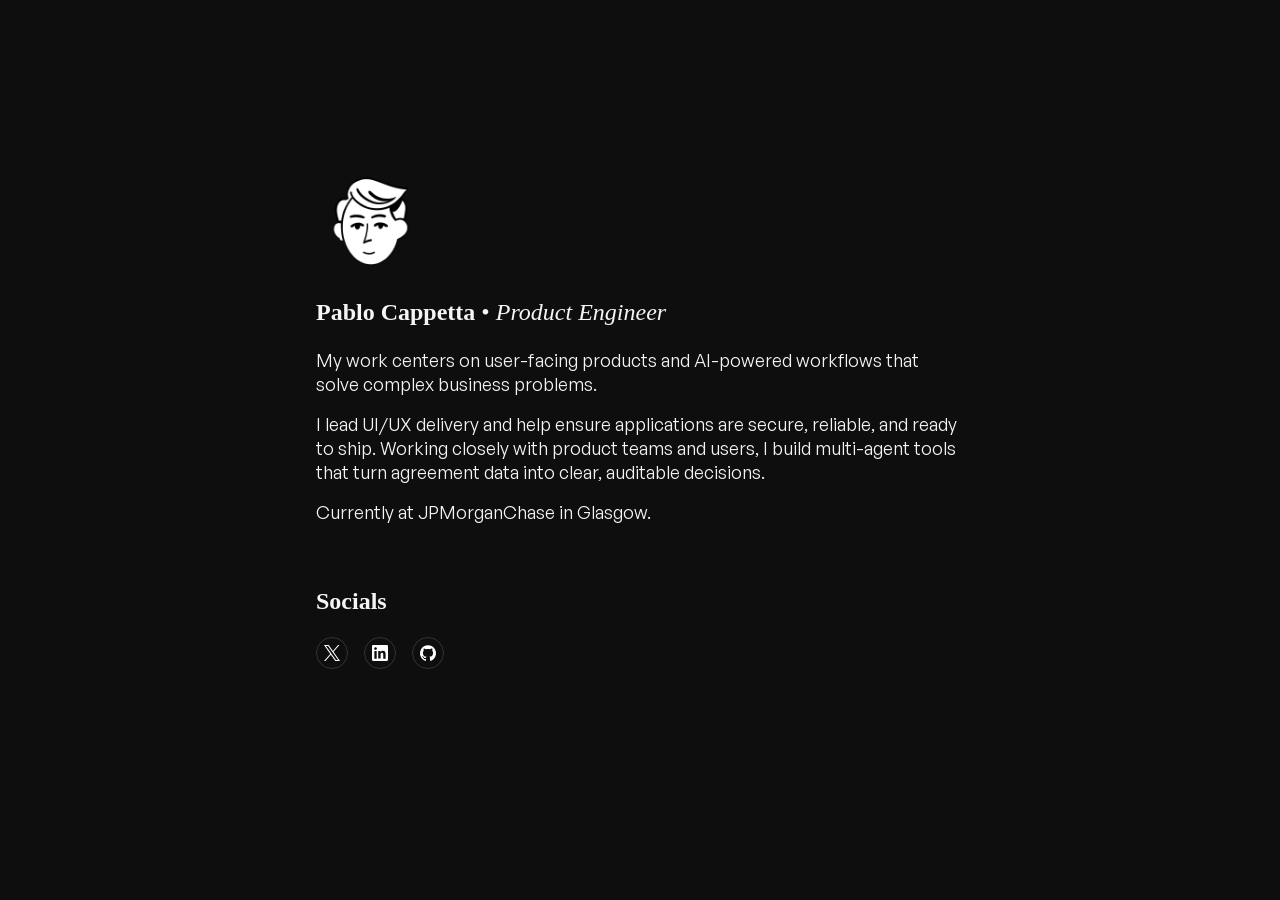
<file: index.html>
<!DOCTYPE html><html lang="en" class="h-full bg-[rgb(14, 14, 14)]" style="background-color:rgb(14, 14, 14)"><head><meta charSet="utf-8"/><link rel="preconnect" href="/" crossorigin=""/><meta name="viewport" content="width=device-width, initial-scale=1"/><link rel="stylesheet" href="/_next/static/chunks/1lu42h6o0ez8k.css" data-precedence="next"/><link rel="preload" as="script" fetchPriority="low" href="/_next/static/chunks/0kqziy-7_gy73.js"/><script src="/_next/static/chunks/1vgmu4ugcdqii.js" async=""></script><script src="/_next/static/chunks/092r-mewpaf3q.js" async=""></script><script src="/_next/static/chunks/turbopack-2u1d16houkiyo.js" async=""></script><script src="/_next/static/chunks/3qfy96eoyh-ek.js" async=""></script><script src="/_next/static/chunks/19b2mocf-5gtw.js" async=""></script><meta name="next-size-adjust" content=""/><meta name="theme-color" content="rgb(14, 14, 14)"/><title>Pablo Cappetta</title><meta name="description" content="Product Engineer in Glasgow owning applications end to end across AI-powered products, user experience, security, testing, and delivery."/><link rel="canonical" href="https://www.pablocappetta.com"/><meta property="og:title" content="Pablo Cappetta"/><meta property="og:description" content="Product Engineer in Glasgow owning applications end to end across AI-powered products, user experience, security, testing, and delivery."/><meta property="og:url" content="https://www.pablocappetta.com"/><meta property="og:image" content="https://www.pablocappetta.com/assets/thumbnail.png"/><meta property="og:image:type" content="image/png"/><meta property="og:image:width" content="1200"/><meta property="og:image:height" content="630"/><meta property="og:type" content="website"/><meta name="twitter:card" content="summary_large_image"/><meta name="twitter:site" content="@pablocappetta"/><meta name="twitter:title" content="Pablo Cappetta"/><meta name="twitter:description" content="Product Engineer in Glasgow owning applications end to end across AI-powered products, user experience, security, testing, and delivery."/><meta name="twitter:image" content="https://www.pablocappetta.com/assets/thumbnail.png"/><link rel="icon" href="/favicon.ico"/><script src="/_next/static/chunks/0cz1d0mv5g_q7.js" noModule=""></script></head><body class="h-full min-h-screen bg-[rgb(14, 14, 14)] font-[GeneralSans-Regular,sans-serif]"><div hidden=""><!--$--><!--/$--></div><script type="application/ld+json">{"@context":"https://schema.org","@type":"Person","name":"Pablo Cappetta","jobTitle":"Senior Associate Software Engineer","@id":"https://www.pablocappetta.com/#person","worksFor":{"@type":"Organization","name":"JPMorganChase"},"url":"https://www.pablocappetta.com/","sameAs":["https://x.com/PabloCappetta","https://github.com/pablocappetta","https://linkedin.com/in/pablocappetta"],"image":"https://www.pablocappetta.com/assets/thumbnail.png","description":"Product Engineer in Glasgow owning applications end to end across AI-powered products, user experience, security, testing, and delivery.","alumniOf":{"@type":"CollegeOrUniversity","name":"Universidad Argentina de la Empresa"}}</script><main class="mx-auto max-w-5xl p-8"><article class="pt-0 lg:pt-30 m-auto justify-start"><div class="flex flex-col max-w-170 h-max m-auto"><img alt="Pablo&#x27;s Notion Face" loading="lazy" width="140" height="140" decoding="async" data-nimg="1" class="p-0" style="color:transparent" src="/assets/notion_face.png"/><div class="max-w-3xl px-4 mb-14"><h1 class="text-off-white text-left text-2xl leading-10 mb-4 font-serif"><b class="bg-clip-text">Pablo Cappetta</b><span> • </span><span class="italic">Product Engineer</span></h1><p class="text-off-white text-left text-lg leading-6">My work centers on user-facing products and AI-powered workflows that solve complex business problems.</p><p class="text-off-white text-left text-lg leading-6 mt-4">I lead UI/UX delivery and help ensure applications are secure, reliable, and ready to ship. Working closely with product teams and users, I build multi-agent tools that turn agreement data into clear, auditable decisions.</p><p class="text-off-white text-left text-lg leading-6 mt-4">Currently at JPMorganChase in Glasgow.</p></div><div class="max-w-3xl px-4"><h2 class="text-off-white text-left text-2xl leading-10 mb-4"><b class="bg-clip-text font-serif">Socials</b></h2><div class="flex gap-4"><a href="https://x.com/PabloCappetta" target="_blank" rel="noopener noreferrer"><div class="h-8 w-8 rounded-full border flex items-center justify-center border-[#2F3336] transition-opacity duration-200 hover:opacity-70"><img alt="X logo" loading="lazy" width="16" height="16" decoding="async" data-nimg="1" class="brightness-0 invert" style="color:transparent" src="/assets/x.svg"/></div></a><a href="https://linkedin.com/in/pablocappetta" target="_blank" rel="noopener noreferrer"><div class="h-8 w-8 rounded-full border flex items-center justify-center border-[#2F3336] transition-opacity duration-200 hover:opacity-70"><img alt="LinkedIn logo" loading="lazy" width="16" height="16" decoding="async" data-nimg="1" class="brightness-0 invert" style="color:transparent" src="/assets/LinkedIn.svg"/></div></a><a href="https://github.com/pablocappetta" target="_blank" rel="noopener noreferrer"><div class="h-8 w-8 rounded-full border flex items-center justify-center border-[#2F3336] transition-opacity duration-200 hover:opacity-70"><img alt="GitHub logo" loading="lazy" width="16" height="16" decoding="async" data-nimg="1" class="brightness-0 invert" style="color:transparent" src="/assets/GitHub.svg"/></div></a></div></div></div></article><!--$--><!--/$--></main><script id="_R_">(globalThis["TURBOPACK"] || (globalThis["TURBOPACK"] = [])).push({"otherChunks":["static/chunks/0kqziy-7_gy73.js","static/chunks/1vgmu4ugcdqii.js","static/chunks/092r-mewpaf3q.js"],"runtimeModuleIds":[94553]});</script><script src="/_next/static/chunks/0kqziy-7_gy73.js" async=""></script><script>(self.__next_f=self.__next_f||[]).push([0])</script><script>self.__next_f.push([1,"1:\"$Sreact.fragment\"\n2:\"/_next/static/chunks/3qfy96eoyh-ek.js\"\n3:I[39756,[\"$2\"],\"default\"]\n4:I[37457,[\"$2\"],\"default\"]\n6:\"/_next/static/chunks/19b2mocf-5gtw.js\"\n7:I[5500,[\"$2\",\"$6\"],\"Image\"]\nc:\"ViewportBoundary\"\nd:I[97367,[\"$2\"],\"$c\"]\nf:\"MetadataBoundary\"\n10:I[97367,[\"$2\"],\"$f\"]\n11:\"$Sreact.suspense\"\n13:I[68027,[\"$2\"],\"default\",1]\n:HL[\"/_next/static/chunks/1lu42h6o0ez8k.css\",\"style\"]\n:HC[\"/\",\"\"]\n"])</script><script>self.__next_f.push([1,"5:[[\"children\",{\"s\":\"__PAGE__\",\"h\":512,\"d\":{\"r\":[\"$\",\"$1\",\"c\",{\"children\":[[\"$\",\"article\",null,{\"className\":\"pt-0 lg:pt-30 m-auto justify-start\",\"children\":[\"$\",\"div\",null,{\"className\":\"flex flex-col max-w-170 h-max m-auto\",\"children\":[[\"$\",\"$L7\",null,{\"src\":\"/assets/notion_face.png\",\"width\":140,\"height\":140,\"alt\":\"Pablo's Notion Face\",\"className\":\"p-0\"}],[\"$\",\"div\",null,{\"className\":\"max-w-3xl px-4 mb-14\",\"children\":[[\"$\",\"h1\",null,{\"className\":\"text-off-white text-left text-2xl leading-10 mb-4 font-serif\",\"children\":[[\"$\",\"b\",null,{\"className\":\"bg-clip-text\",\"children\":\"Pablo Cappetta\"}],[\"$\",\"span\",null,{\"children\":\" • \"}],[\"$\",\"span\",null,{\"className\":\"italic\",\"children\":\"Product Engineer\"}]]}],[\"$\",\"p\",null,{\"className\":\"text-off-white text-left text-lg leading-6\",\"children\":\"My work centers on user-facing products and AI-powered workflows that solve complex business problems.\"}],[\"$\",\"p\",null,{\"className\":\"text-off-white text-left text-lg leading-6 mt-4\",\"children\":\"I lead UI/UX delivery and help ensure applications are secure, reliable, and ready to ship. Working closely with product teams and users, I build multi-agent tools that turn agreement data into clear, auditable decisions.\"}],[\"$\",\"p\",null,{\"className\":\"text-off-white text-left text-lg leading-6 mt-4\",\"children\":\"Currently at JPMorganChase in Glasgow.\"}]]}],[\"$\",\"div\",null,{\"className\":\"max-w-3xl px-4\",\"children\":[\"$L8\",\"$L9\"]}]]}]}],[\"$La\"],\"$Lb\"]}],\"p\":false,\"v\":null}}]]\n"])</script><script>self.__next_f.push([1,"0:{\"P\":null,\"c\":[\"\",\"\"],\"q\":\"\",\"i\":false,\"t\":{\"t\":{\"s\":\"\",\"h\":528,\"d\":{\"r\":[\"$\",\"$1\",\"c\",{\"children\":[[[\"$\",\"link\",\"0\",{\"rel\":\"stylesheet\",\"href\":\"/_next/static/chunks/1lu42h6o0ez8k.css\",\"precedence\":\"next\",\"crossOrigin\":\"$undefined\",\"nonce\":\"$undefined\"}],[\"$\",\"script\",\"script-0\",{\"src\":\"/_next/static/chunks/3qfy96eoyh-ek.js\",\"async\":true,\"nonce\":\"$undefined\"}]],[\"$\",\"html\",null,{\"lang\":\"en\",\"className\":\"h-full bg-[rgb(14, 14, 14)]\",\"style\":{\"backgroundColor\":\"rgb(14, 14, 14)\"},\"children\":[\"$\",\"body\",null,{\"className\":\"h-full min-h-screen bg-[rgb(14, 14, 14)] font-[GeneralSans-Regular,sans-serif]\",\"children\":[[\"$\",\"script\",null,{\"type\":\"application/ld+json\",\"dangerouslySetInnerHTML\":{\"__html\":\"{\\\"@context\\\":\\\"https://schema.org\\\",\\\"@type\\\":\\\"Person\\\",\\\"name\\\":\\\"Pablo Cappetta\\\",\\\"jobTitle\\\":\\\"Senior Associate Software Engineer\\\",\\\"@id\\\":\\\"https://www.pablocappetta.com/#person\\\",\\\"worksFor\\\":{\\\"@type\\\":\\\"Organization\\\",\\\"name\\\":\\\"JPMorganChase\\\"},\\\"url\\\":\\\"https://www.pablocappetta.com/\\\",\\\"sameAs\\\":[\\\"https://x.com/PabloCappetta\\\",\\\"https://github.com/pablocappetta\\\",\\\"https://linkedin.com/in/pablocappetta\\\"],\\\"image\\\":\\\"https://www.pablocappetta.com/assets/thumbnail.png\\\",\\\"description\\\":\\\"Product Engineer in Glasgow owning applications end to end across AI-powered products, user experience, security, testing, and delivery.\\\",\\\"alumniOf\\\":{\\\"@type\\\":\\\"CollegeOrUniversity\\\",\\\"name\\\":\\\"Universidad Argentina de la Empresa\\\"}}\"}}],[\"$\",\"main\",null,{\"className\":\"mx-auto max-w-5xl p-8\",\"children\":[\"$\",\"$L3\",null,{\"parallelRouterKey\":\"children\",\"error\":\"$undefined\",\"errorStyles\":\"$undefined\",\"errorScripts\":\"$undefined\",\"template\":[\"$\",\"$L4\",null,{}],\"templateStyles\":\"$undefined\",\"templateScripts\":\"$undefined\",\"notFound\":[[[\"$\",\"title\",null,{\"children\":\"404: This page could not be found.\"}],[\"$\",\"div\",null,{\"style\":{\"fontFamily\":\"system-ui,\\\"Segoe UI\\\",Roboto,Helvetica,Arial,sans-serif,\\\"Apple Color Emoji\\\",\\\"Segoe UI Emoji\\\"\",\"height\":\"100vh\",\"textAlign\":\"center\",\"display\":\"flex\",\"flexDirection\":\"column\",\"alignItems\":\"center\",\"justifyContent\":\"center\"},\"children\":[\"$\",\"div\",null,{\"children\":[[\"$\",\"style\",null,{\"dangerouslySetInnerHTML\":{\"__html\":\"body{color:#000;background:#fff;margin:0}.next-error-h1{border-right:1px solid rgba(0,0,0,.3)}@media (prefers-color-scheme:dark){body{color:#fff;background:#000}.next-error-h1{border-right:1px solid rgba(255,255,255,.3)}}\"}}],[\"$\",\"h1\",null,{\"className\":\"next-error-h1\",\"style\":{\"display\":\"inline-block\",\"margin\":\"0 20px 0 0\",\"padding\":\"0 23px 0 0\",\"fontSize\":24,\"fontWeight\":500,\"verticalAlign\":\"top\",\"lineHeight\":\"49px\"},\"children\":404}],[\"$\",\"div\",null,{\"style\":{\"display\":\"inline-block\"},\"children\":[\"$\",\"h2\",null,{\"style\":{\"fontSize\":14,\"fontWeight\":400,\"lineHeight\":\"49px\",\"margin\":0},\"children\":\"This page could not be found.\"}]}]]}]}]],[]],\"forbidden\":\"$undefined\",\"unauthorized\":\"$undefined\"}]}]]}]}]]}],\"p\":false,\"v\":null},\"c\":\"$Q5\"},\"h\":{\"r\":[\"$\",\"$1\",\"h\",{\"children\":[null,[\"$\",\"$Ld\",null,{\"children\":\"$Le\"}],[\"$\",\"$L10\",null,{\"children\":[[\"$\",\"div\",null,{\"hidden\":true,\"children\":[\"$\",\"$11\",null,{\"name\":\"Next.Metadata\",\"children\":\"$L12\"}]}],null]}],[\"$\",\"meta\",null,{\"name\":\"next-size-adjust\",\"content\":\"\"}]]}],\"p\":false,\"v\":null}},\"m\":\"$undefined\",\"G\":[\"$13\",[[\"$\",\"link\",\"0\",{\"rel\":\"stylesheet\",\"href\":\"/_next/static/chunks/1lu42h6o0ez8k.css\",\"precedence\":\"next\",\"crossOrigin\":\"$undefined\",\"nonce\":\"$undefined\"}]]],\"S\":true,\"r\":\"$undefined\",\"s\":\"$undefined\",\"a\":\"$undefined\",\"l\":\"$undefined\",\"p\":\"$undefined\",\"d\":\"$undefined\",\"b\":\"_I1hLbGOb3842m5iQd9s_\"}\n"])</script><script>self.__next_f.push([1,"14:I[97367,[\"$2\"],\"OutletBoundary\"]\n8:[\"$\",\"h2\",null,{\"className\":\"text-off-white text-left text-2xl leading-10 mb-4\",\"children\":[\"$\",\"b\",null,{\"className\":\"bg-clip-text font-serif\",\"children\":\"Socials\"}]}]\n9:[\"$\",\"div\",null,{\"className\":\"flex gap-4\",\"children\":[[\"$\",\"a\",null,{\"href\":\"https://x.com/PabloCappetta\",\"target\":\"_blank\",\"rel\":\"noopener noreferrer\",\"children\":[\"$\",\"div\",null,{\"className\":\"h-8 w-8 rounded-full border flex items-center justify-center border-[#2F3336] transition-opacity duration-200 hover:opacity-70\",\"children\":[\"$\",\"$L7\",null,{\"alt\":\"X logo\",\"width\":16,\"height\":16,\"className\":\"brightness-0 invert\",\"src\":\"/assets/x.svg\"}]}]}],[\"$\",\"a\",null,{\"href\":\"https://linkedin.com/in/pablocappetta\",\"target\":\"_blank\",\"rel\":\"noopener noreferrer\",\"children\":[\"$\",\"div\",null,{\"className\":\"h-8 w-8 rounded-full border flex items-center justify-center border-[#2F3336] transition-opacity duration-200 hover:opacity-70\",\"children\":[\"$\",\"$L7\",null,{\"alt\":\"LinkedIn logo\",\"width\":16,\"height\":16,\"className\":\"brightness-0 invert\",\"src\":\"/assets/LinkedIn.svg\"}]}]}],[\"$\",\"a\",null,{\"href\":\"https://github.com/pablocappetta\",\"target\":\"_blank\",\"rel\":\"noopener noreferrer\",\"children\":[\"$\",\"div\",null,{\"className\":\"h-8 w-8 rounded-full border flex items-center justify-center border-[#2F3336] transition-opacity duration-200 hover:opacity-70\",\"children\":[\"$\",\"$L7\",null,{\"alt\":\"GitHub logo\",\"width\":16,\"height\":16,\"className\":\"brightness-0 invert\",\"src\":\"/assets/GitHub.svg\"}]}]}]]}]\na:[\"$\",\"script\",\"script-0\",{\"src\":\"/_next/static/chunks/19b2mocf-5gtw.js\",\"async\":true,\"nonce\":\"$undefined\"}]\nb:[\"$\",\"$L14\",null,{\"children\":[\"$\",\"$11\",null,{\"name\":\"Next.MetadataOutlet\",\"children\":\"$@15\"}]}]\n"])</script><script>self.__next_f.push([1,"e:[[\"$\",\"meta\",\"0\",{\"charSet\":\"utf-8\"}],[\"$\",\"meta\",\"1\",{\"name\":\"viewport\",\"content\":\"width=device-width, initial-scale=1\"}],[\"$\",\"meta\",\"2\",{\"name\":\"theme-color\",\"content\":\"rgb(14, 14, 14)\"}]]\n"])</script><script>self.__next_f.push([1,"16:I[27201,[\"$2\"],\"IconMark\"]\n"])</script><script>self.__next_f.push([1,"12:[[\"$\",\"title\",\"0\",{\"children\":\"Pablo Cappetta\"}],[\"$\",\"meta\",\"1\",{\"name\":\"description\",\"content\":\"Product Engineer in Glasgow owning applications end to end across AI-powered products, user experience, security, testing, and delivery.\"}],[\"$\",\"link\",\"2\",{\"rel\":\"canonical\",\"href\":\"https://www.pablocappetta.com\"}],[\"$\",\"meta\",\"3\",{\"property\":\"og:title\",\"content\":\"Pablo Cappetta\"}],[\"$\",\"meta\",\"4\",{\"property\":\"og:description\",\"content\":\"Product Engineer in Glasgow owning applications end to end across AI-powered products, user experience, security, testing, and delivery.\"}],[\"$\",\"meta\",\"5\",{\"property\":\"og:url\",\"content\":\"https://www.pablocappetta.com\"}],[\"$\",\"meta\",\"6\",{\"property\":\"og:image\",\"content\":\"https://www.pablocappetta.com/assets/thumbnail.png\"}],[\"$\",\"meta\",\"7\",{\"property\":\"og:image:type\",\"content\":\"image/png\"}],[\"$\",\"meta\",\"8\",{\"property\":\"og:image:width\",\"content\":\"1200\"}],[\"$\",\"meta\",\"9\",{\"property\":\"og:image:height\",\"content\":\"630\"}],[\"$\",\"meta\",\"10\",{\"property\":\"og:type\",\"content\":\"website\"}],[\"$\",\"meta\",\"11\",{\"name\":\"twitter:card\",\"content\":\"summary_large_image\"}],[\"$\",\"meta\",\"12\",{\"name\":\"twitter:site\",\"content\":\"@pablocappetta\"}],[\"$\",\"meta\",\"13\",{\"name\":\"twitter:title\",\"content\":\"Pablo Cappetta\"}],[\"$\",\"meta\",\"14\",{\"name\":\"twitter:description\",\"content\":\"Product Engineer in Glasgow owning applications end to end across AI-powered products, user experience, security, testing, and delivery.\"}],[\"$\",\"meta\",\"15\",{\"name\":\"twitter:image\",\"content\":\"https://www.pablocappetta.com/assets/thumbnail.png\"}],[\"$\",\"link\",\"16\",{\"rel\":\"icon\",\"href\":\"/favicon.ico\"}],[\"$\",\"$L16\",\"17\",{}]]\n"])</script><script>self.__next_f.push([1,"15:null\n"])</script></body></html>
</file>
<file: _next/static/chunks/1lu42h6o0ez8k.css>
@layer properties{@supports (((-webkit-hyphens:none)) and (not (margin-trim:block))) or ((-moz-orient:inline) and (not (color:rgb(from red r g b)))){*,:before,:after,::backdrop{--tw-rotate-x:initial;--tw-rotate-y:initial;--tw-rotate-z:initial;--tw-skew-x:initial;--tw-skew-y:initial;--tw-border-style:solid;--tw-leading:initial;--tw-blur:initial;--tw-brightness:initial;--tw-contrast:initial;--tw-grayscale:initial;--tw-hue-rotate:initial;--tw-invert:initial;--tw-opacity:initial;--tw-saturate:initial;--tw-sepia:initial;--tw-drop-shadow:initial;--tw-drop-shadow-color:initial;--tw-drop-shadow-alpha:100%;--tw-drop-shadow-size:initial;--tw-duration:initial}}}@layer theme{:root,:host{--font-sans:-apple-system, BlinkMacSystemFont, "Segoe UI", Roboto, "Helvetica Neue", "Noto Sans", Arial, sans-serif, "Apple Color Emoji", "Segoe UI Emoji", "Segoe UI Symbol", "Noto Color Emoji";--font-serif:ui-serif, Georgia, Cambria, "Times New Roman", Times, serif;--font-mono:ui-monospace, SFMono-Regular, Menlo, Monaco, Consolas, "Liberation Mono", "Courier New", monospace;--spacing:.25rem;--container-3xl:48rem;--container-5xl:64rem;--text-lg:1.125rem;--text-lg--line-height:calc(1.75 / 1.125);--text-2xl:1.5rem;--text-2xl--line-height:calc(2 / 1.5);--default-transition-duration:.15s;--default-transition-timing-function:cubic-bezier(.4, 0, .2, 1);--default-font-family:var(--font-sans);--default-mono-font-family:var(--font-mono);--color-off-white:#f5f5f5}}@layer base{*,:after,:before,::backdrop{box-sizing:border-box;border:0 solid;margin:0;padding:0}::file-selector-button{box-sizing:border-box;border:0 solid;margin:0;padding:0}html,:host{-webkit-text-size-adjust:100%;tab-size:4;line-height:1.5;font-family:var(--default-font-family,-apple-system, BlinkMacSystemFont, "Segoe UI", Roboto, "Helvetica Neue", "Noto Sans", Arial, sans-serif, "Apple Color Emoji", "Segoe UI Emoji", "Segoe UI Symbol", "Noto Color Emoji");font-feature-settings:var(--default-font-feature-settings,normal);font-variation-settings:var(--default-font-variation-settings,normal);-webkit-tap-highlight-color:transparent}hr{height:0;color:inherit;border-top-width:1px}abbr:where([title]){-webkit-text-decoration:underline dotted;text-decoration:underline dotted}h1,h2,h3,h4,h5,h6{font-size:inherit;font-weight:inherit}a{color:inherit;-webkit-text-decoration:inherit;-webkit-text-decoration:inherit;-webkit-text-decoration:inherit;-webkit-text-decoration:inherit;text-decoration:inherit}b,strong{font-weight:bolder}code,kbd,samp,pre{font-family:var(--default-mono-font-family,ui-monospace, SFMono-Regular, Menlo, Monaco, Consolas, "Liberation Mono", "Courier New", monospace);font-feature-settings:var(--default-mono-font-feature-settings,normal);font-variation-settings:var(--default-mono-font-variation-settings,normal);font-size:1em}small{font-size:80%}sub,sup{vertical-align:baseline;font-size:75%;line-height:0;position:relative}sub{bottom:-.25em}sup{top:-.5em}table{text-indent:0;border-color:inherit;border-collapse:collapse}:-moz-focusring:where(:not(iframe)){outline:auto}progress{vertical-align:baseline}summary{display:list-item}ol,ul,menu{list-style:none}img,svg,video,canvas,audio,iframe,embed,object{vertical-align:middle;display:block}img,video{max-width:100%;height:auto}button,input,select,optgroup,textarea{font:inherit;font-feature-settings:inherit;font-variation-settings:inherit;letter-spacing:inherit;color:inherit;opacity:1;background-color:#0000;border-radius:0}::file-selector-button{font:inherit;font-feature-settings:inherit;font-variation-settings:inherit;letter-spacing:inherit;color:inherit;opacity:1;background-color:#0000;border-radius:0}:where(select:is([multiple],[size])) optgroup{font-weight:bolder}:where(select:is([multiple],[size])) optgroup option{padding-inline-start:20px}::file-selector-button{margin-inline-end:4px}::placeholder{opacity:1}@supports (not ((-webkit-appearance:-apple-pay-button))) or (contain-intrinsic-size:1px){::placeholder{color:currentColor}@supports (color:color-mix(in lab, red, red)){::placeholder{color:color-mix(in oklab, currentcolor 50%, transparent)}}}textarea{resize:vertical}::-webkit-search-decoration{-webkit-appearance:none}::-webkit-date-and-time-value{min-height:1lh;text-align:inherit}::-webkit-datetime-edit{display:inline-flex}::-webkit-datetime-edit-fields-wrapper{padding:0}::-webkit-datetime-edit{padding-block:0}::-webkit-datetime-edit-year-field{padding-block:0}::-webkit-datetime-edit-month-field{padding-block:0}::-webkit-datetime-edit-day-field{padding-block:0}::-webkit-datetime-edit-hour-field{padding-block:0}::-webkit-datetime-edit-minute-field{padding-block:0}::-webkit-datetime-edit-second-field{padding-block:0}::-webkit-datetime-edit-millisecond-field{padding-block:0}::-webkit-datetime-edit-meridiem-field{padding-block:0}::-webkit-calendar-picker-indicator{line-height:1}:-moz-ui-invalid{box-shadow:none}button,input:where([type=button],[type=reset],[type=submit]){appearance:button}::file-selector-button{appearance:button}::-webkit-inner-spin-button{height:auto}::-webkit-outer-spin-button{height:auto}[hidden]:where(:not([hidden=until-found])){display:none!important}}@layer components;@layer utilities{.m-auto{margin:auto}.mx-auto{margin-inline:auto}.mt-4{margin-top:calc(var(--spacing) * 4)}.mb-4{margin-bottom:calc(var(--spacing) * 4)}.mb-14{margin-bottom:calc(var(--spacing) * 14)}.contents{display:contents}.flex{display:flex}.h-8{height:calc(var(--spacing) * 8)}.h-full{height:100%}.h-max{height:max-content}.min-h-screen{min-height:100vh}.w-8{width:calc(var(--spacing) * 8)}.max-w-3xl{max-width:var(--container-3xl)}.max-w-5xl{max-width:var(--container-5xl)}.max-w-170{max-width:calc(var(--spacing) * 170)}.transform{transform:var(--tw-rotate-x, ) var(--tw-rotate-y, ) var(--tw-rotate-z, ) var(--tw-skew-x, ) var(--tw-skew-y, )}.flex-col{flex-direction:column}.items-center{align-items:center}.justify-center{justify-content:center}.justify-start{justify-content:flex-start}.gap-4{gap:calc(var(--spacing) * 4)}.rounded-full{border-radius:2147483647px}.border{border-style:var(--tw-border-style);border-width:1px}.border-\[\#2F3336\]{border-color:#2f3336}.bg-clip-text{-webkit-background-clip:text;background-clip:text}.p-0{padding:0}.p-8{padding:calc(var(--spacing) * 8)}.px-4{padding-inline:calc(var(--spacing) * 4)}.pt-0{padding-top:0}.text-left{text-align:left}.font-\[GeneralSans-Regular\,sans-serif\]{font-family:GeneralSans-Regular,sans-serif}.font-serif{font-family:var(--font-serif)}.text-2xl{font-size:var(--text-2xl);line-height:var(--tw-leading,var(--text-2xl--line-height))}.text-lg{font-size:var(--text-lg);line-height:var(--tw-leading,var(--text-lg--line-height))}.leading-6{--tw-leading:calc(var(--spacing) * 6);line-height:calc(var(--spacing) * 6)}.leading-10{--tw-leading:calc(var(--spacing) * 10);line-height:calc(var(--spacing) * 10)}.text-off-white{color:var(--color-off-white)}.italic{font-style:italic}.brightness-0{--tw-brightness:brightness(0%);filter:var(--tw-blur, ) var(--tw-brightness, ) var(--tw-contrast, ) var(--tw-grayscale, ) var(--tw-hue-rotate, ) var(--tw-invert, ) var(--tw-saturate, ) var(--tw-sepia, ) var(--tw-drop-shadow, )}.invert{--tw-invert:invert(100%);filter:var(--tw-blur, ) var(--tw-brightness, ) var(--tw-contrast, ) var(--tw-grayscale, ) var(--tw-hue-rotate, ) var(--tw-invert, ) var(--tw-saturate, ) var(--tw-sepia, ) var(--tw-drop-shadow, )}.transition-opacity{transition-property:opacity;transition-timing-function:var(--tw-ease,var(--default-transition-timing-function));transition-duration:var(--tw-duration,var(--default-transition-duration))}.duration-200{--tw-duration:.2s;transition-duration:.2s}@media (hover:hover){.hover\:opacity-70:hover{opacity:.7}}@media (min-width:64rem){.lg\:pt-30{padding-top:calc(var(--spacing) * 30)}}}@font-face{font-family:GeneralSans-Extralight;src:url(../media/GeneralSans-Extralight.1u7lnkmono96t.woff2)format("woff2"),url(../media/GeneralSans-Extralight.1jpc-9-s0b4gf.woff)format("woff"),url(../media/GeneralSans-Extralight.2hjn8y9dhlpzd.ttf)format("truetype");font-weight:200;font-display:swap;font-style:normal}@font-face{font-family:GeneralSans-ExtralightItalic;src:url(../media/GeneralSans-ExtralightItalic.1q559mlfq5kf7.woff2)format("woff2"),url(../media/GeneralSans-ExtralightItalic.40x0t7v_y2a2m.woff)format("woff"),url(../media/GeneralSans-ExtralightItalic.1cd3e9m-2ypjz.ttf)format("truetype");font-weight:200;font-display:swap;font-style:italic}@font-face{font-family:GeneralSans-Light;src:url(../media/GeneralSans-Light.087756llyobzp.woff2)format("woff2"),url(../media/GeneralSans-Light.3ohuayw8c9f1b.woff)format("woff"),url(../media/GeneralSans-Light.33d3-p6bew7cg.ttf)format("truetype");font-weight:300;font-display:swap;font-style:normal}@font-face{font-family:GeneralSans-LightItalic;src:url(../media/GeneralSans-LightItalic.0w2934wuan6j5.woff2)format("woff2"),url(../media/GeneralSans-LightItalic.2c-gct9n5zm80.woff)format("woff"),url(../media/GeneralSans-LightItalic.0_s9_fv8or43y.ttf)format("truetype");font-weight:300;font-display:swap;font-style:italic}@font-face{font-family:GeneralSans-Regular;src:url(../media/GeneralSans-Regular.0ypr6tn8ewkor.woff2)format("woff2"),url(../media/GeneralSans-Regular.3svaz9sqb0nb3.woff)format("woff"),url(../media/GeneralSans-Regular.1oeoolfrgcxl0.ttf)format("truetype");font-weight:400;font-display:swap;font-style:normal}@font-face{font-family:GeneralSans-Italic;src:url(../media/GeneralSans-Italic.1cxjb-6u_obet.woff2)format("woff2"),url(../media/GeneralSans-Italic.28t2o6p69rhr3.woff)format("woff"),url(../media/GeneralSans-Italic.3ec59y8jpwxxl.ttf)format("truetype");font-weight:400;font-display:swap;font-style:italic}@font-face{font-family:GeneralSans-Medium;src:url(../media/GeneralSans-Medium.2csf5ddxy62r4.woff2)format("woff2"),url(../media/GeneralSans-Medium.22_8sxxtwvs9z.woff)format("woff"),url(../media/GeneralSans-Medium.3sho8ni9qyu_y.ttf)format("truetype");font-weight:500;font-display:swap;font-style:normal}@font-face{font-family:GeneralSans-MediumItalic;src:url(../media/GeneralSans-MediumItalic.2f25tslwcdkc2.woff2)format("woff2"),url(../media/GeneralSans-MediumItalic.3nhewkqkgpg3h.woff)format("woff"),url(../media/GeneralSans-MediumItalic.1yd0b3ucg5onk.ttf)format("truetype");font-weight:500;font-display:swap;font-style:italic}@font-face{font-family:GeneralSans-Semibold;src:url(../media/GeneralSans-Semibold.1ilrb12bo3o3m.woff2)format("woff2"),url(../media/GeneralSans-Semibold.39vm2bd353kbu.woff)format("woff"),url(../media/GeneralSans-Semibold.3tc7cywaj-ews.ttf)format("truetype");font-weight:600;font-display:swap;font-style:normal}@font-face{font-family:GeneralSans-SemiboldItalic;src:url(../media/GeneralSans-SemiboldItalic.0w881k9wsmaui.woff2)format("woff2"),url(../media/GeneralSans-SemiboldItalic.273e9sxa920e7.woff)format("woff"),url(../media/GeneralSans-SemiboldItalic.3ly5c5ord4l12.ttf)format("truetype");font-weight:600;font-display:swap;font-style:italic}@font-face{font-family:GeneralSans-Bold;src:url(../media/GeneralSans-Bold.388hnitoey2se.woff2)format("woff2"),url(../media/GeneralSans-Bold.0w75u-p33t65q.woff)format("woff"),url(../media/GeneralSans-Bold.1b4odlvw4kuq4.ttf)format("truetype");font-weight:700;font-display:swap;font-style:normal}@font-face{font-family:GeneralSans-BoldItalic;src:url(../media/GeneralSans-BoldItalic.2wps-rx5wty--.woff2)format("woff2"),url(../media/GeneralSans-BoldItalic.1oe9l8pmejnzd.woff)format("woff"),url(../media/GeneralSans-BoldItalic.41or-mlxn-pdq.ttf)format("truetype");font-weight:700;font-display:swap;font-style:italic}@font-face{font-family:GeneralSans-Variable;src:url(../media/GeneralSans-Variable.2ps45st_c6v2a.woff2)format("woff2"),url(../media/GeneralSans-Variable.2h1_90c989vg3.woff)format("woff"),url(../media/GeneralSans-Variable.22yv6z4stvz-9.ttf)format("truetype");font-weight:200 700;font-display:swap;font-style:normal}@font-face{font-family:GeneralSans-VariableItalic;src:url(../media/GeneralSans-VariableItalic.3rr7hnj3k__ig.woff2)format("woff2"),url(../media/GeneralSans-VariableItalic.0yi445ndyei5z.woff)format("woff"),url(../media/GeneralSans-VariableItalic.3d5yxuh-yb3xc.ttf)format("truetype");font-weight:200 700;font-display:swap;font-style:italic}@property --tw-rotate-x{syntax:"*";inherits:false}@property --tw-rotate-y{syntax:"*";inherits:false}@property --tw-rotate-z{syntax:"*";inherits:false}@property --tw-skew-x{syntax:"*";inherits:false}@property --tw-skew-y{syntax:"*";inherits:false}@property --tw-border-style{syntax:"*";inherits:false;initial-value:solid}@property --tw-leading{syntax:"*";inherits:false}@property --tw-blur{syntax:"*";inherits:false}@property --tw-brightness{syntax:"*";inherits:false}@property --tw-contrast{syntax:"*";inherits:false}@property --tw-grayscale{syntax:"*";inherits:false}@property --tw-hue-rotate{syntax:"*";inherits:false}@property --tw-invert{syntax:"*";inherits:false}@property --tw-opacity{syntax:"*";inherits:false}@property --tw-saturate{syntax:"*";inherits:false}@property --tw-sepia{syntax:"*";inherits:false}@property --tw-drop-shadow{syntax:"*";inherits:false}@property --tw-drop-shadow-color{syntax:"*";inherits:false}@property --tw-drop-shadow-alpha{syntax:"<percentage>";inherits:false;initial-value:100%}@property --tw-drop-shadow-size{syntax:"*";inherits:false}@property --tw-duration{syntax:"*";inherits:false}
</file>
